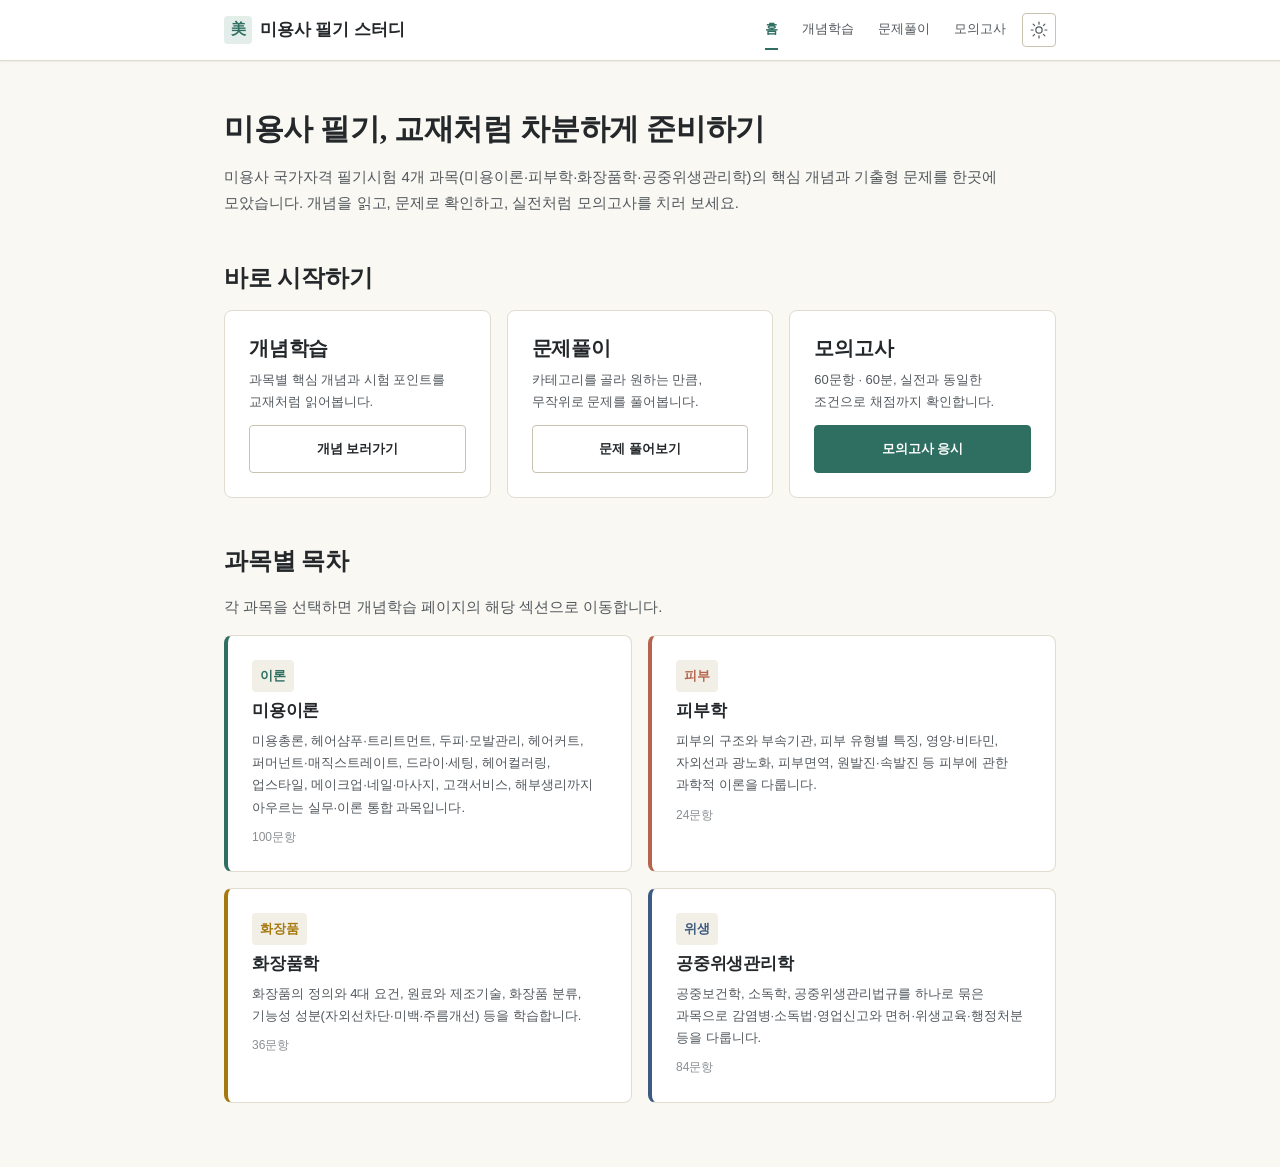
<file: index.html>
<!doctype html>
<html lang="ko">
<head>
  <meta charset="UTF-8" />
  <meta name="viewport" content="width=device-width, initial-scale=1" />
  <title>미용사 필기 스터디 — 홈</title>
  <meta name="description" content="미용사 국가자격 필기시험 대비: 미용이론, 피부학, 화장품학, 공중위생관리학 개념학습·문제풀이·모의고사를 한곳에서." />
  <link rel="stylesheet" href="css/style.css" />
</head>
<body>
  <a class="skip-link" href="#main-content">본문 바로가기</a>
  <header class="site-header">
    <div class="header-inner">
      <a class="brand" href="index.html" aria-label="미용사 필기 스터디 홈으로 이동">
        <span class="brand-mark" aria-hidden="true">美</span>
        <span class="brand-text">미용사 필기 스터디</span>
      </a>

      <button class="nav-toggle" id="navToggle" type="button" aria-expanded="false" aria-controls="primaryNav" aria-label="메뉴 열기">
        <span class="nav-toggle-bar"></span>
        <span class="nav-toggle-bar"></span>
        <span class="nav-toggle-bar"></span>
      </button>

      <nav class="main-nav" id="primaryNav" aria-label="주요 메뉴">
        <a href="index.html" data-nav="index" class="active">홈</a>
        <a href="study.html" data-nav="study">개념학습</a>
        <a href="quiz.html" data-nav="quiz">문제풀이</a>
        <a href="exam.html" data-nav="exam">모의고사</a>
      </nav>

      <button class="theme-toggle" id="themeToggle" type="button" aria-label="다크 모드 전환" aria-pressed="false">
        <svg class="icon icon-sun" viewBox="0 0 24 24" width="18" height="18" aria-hidden="true" focusable="false">
          <circle cx="12" cy="12" r="4.2" fill="none" stroke="currentColor" stroke-width="1.6"/>
          <g stroke="currentColor" stroke-width="1.6" stroke-linecap="round">
            <line x1="12" y1="1.5" x2="12" y2="4.2"/>
            <line x1="12" y1="19.8" x2="12" y2="22.5"/>
            <line x1="1.5" y1="12" x2="4.2" y2="12"/>
            <line x1="19.8" y1="12" x2="22.5" y2="12"/>
            <line x1="4.2" y1="4.2" x2="6.1" y2="6.1"/>
            <line x1="17.9" y1="17.9" x2="19.8" y2="19.8"/>
            <line x1="4.2" y1="19.8" x2="6.1" y2="17.9"/>
            <line x1="17.9" y1="6.1" x2="19.8" y2="4.2"/>
          </g>
        </svg>
        <svg class="icon icon-moon" viewBox="0 0 24 24" width="18" height="18" aria-hidden="true" focusable="false">
          <path d="M20.5 14.9A8.5 8.5 0 1 1 9.1 3.5a7 7 0 0 0 11.4 11.4Z" fill="none" stroke="currentColor" stroke-width="1.6" stroke-linejoin="round"/>
        </svg>
      </button>
    </div>
  </header>

  <main id="main-content" data-page="index">
    <section id="intro">
      <h1>미용사 필기, 교재처럼 차분하게 준비하기</h1>
      <p class="text-secondary">
        미용사 국가자격 필기시험 4개 과목(미용이론·피부학·화장품학·공중위생관리학)의 핵심 개념과
        기출형 문제를 한곳에 모았습니다. 개념을 읽고, 문제로 확인하고, 실전처럼 모의고사를 치러 보세요.
      </p>
    </section>

    <section id="quick-links" aria-labelledby="quick-links-title">
      <h2 id="quick-links-title">바로 시작하기</h2>
      <div class="card-grid card-grid-3">
        <a class="card nav-card" href="study.html">
          <h3>개념학습</h3>
          <p class="text-secondary">과목별 핵심 개념과 시험 포인트를 교재처럼 읽어봅니다.</p>
          <span class="btn btn-block">개념 보러가기</span>
        </a>
        <a class="card nav-card" href="quiz.html">
          <h3>문제풀이</h3>
          <p class="text-secondary">카테고리를 골라 원하는 만큼, 무작위로 문제를 풀어봅니다.</p>
          <span class="btn btn-block">문제 풀어보기</span>
        </a>
        <a class="card nav-card" href="exam.html">
          <h3>모의고사</h3>
          <p class="text-secondary">60문항 · 60분, 실전과 동일한 조건으로 채점까지 확인합니다.</p>
          <span class="btn btn-primary btn-block">모의고사 응시</span>
        </a>
      </div>
    </section>

    <section id="categories" aria-labelledby="categories-title">
      <h2 id="categories-title">과목별 목차</h2>
      <p class="text-secondary">
        각 과목을 선택하면 개념학습 페이지의 해당 섹션으로 이동합니다.
      </p>
      <div class="card-grid" id="categoryGrid">
        <a class="card category-card" data-cat="theory" href="study.html#theory">
          <span class="cat-initial" aria-hidden="true">이론</span>
          <h3>미용이론</h3>
          <p>
            미용총론, 헤어샴푸·트리트먼트, 두피·모발관리, 헤어커트, 퍼머넌트·매직스트레이트,
            드라이·세팅, 헤어컬러링, 업스타일, 메이크업·네일·마사지, 고객서비스, 해부생리까지
            아우르는 실무·이론 통합 과목입니다.
          </p>
          <span class="cat-meta" data-count-target="theory"></span>
        </a>
        <a class="card category-card" data-cat="skin" href="study.html#skin">
          <span class="cat-initial" aria-hidden="true">피부</span>
          <h3>피부학</h3>
          <p>
            피부의 구조와 부속기관, 피부 유형별 특징, 영양·비타민, 자외선과 광노화,
            피부면역, 원발진·속발진 등 피부에 관한 과학적 이론을 다룹니다.
          </p>
          <span class="cat-meta" data-count-target="skin"></span>
        </a>
        <a class="card category-card" data-cat="cosmetics" href="study.html#cosmetics">
          <span class="cat-initial" aria-hidden="true">화장품</span>
          <h3>화장품학</h3>
          <p>
            화장품의 정의와 4대 요건, 원료와 제조기술, 화장품 분류,
            기능성 성분(자외선차단·미백·주름개선) 등을 학습합니다.
          </p>
          <span class="cat-meta" data-count-target="cosmetics"></span>
        </a>
        <a class="card category-card" data-cat="hygiene" href="study.html#hygiene">
          <span class="cat-initial" aria-hidden="true">위생</span>
          <h3>공중위생관리학</h3>
          <p>
            공중보건학, 소독학, 공중위생관리법규를 하나로 묶은 과목으로
            감염병·소독법·영업신고와 면허·위생교육·행정처분 등을 다룹니다.
          </p>
          <span class="cat-meta" data-count-target="hygiene"></span>
        </a>
      </div>
    </section>
  </main>

  <script src="js/theme.js" defer></script>
  <script>
    // 진행 상황 힌트: 각 과목의 개념/문제 수를 백그라운드에서 채워 넣는다.
    // 데이터가 아직 없거나 fetch가 실패해도(예: file:// 로 직접 열람) 화면은 깨지지 않는다.
    (function () {
      "use strict";

      function setCounts(counts) {
        document.querySelectorAll("[data-count-target]").forEach(function (el) {
          var key = el.getAttribute("data-count-target");
          var c = counts[key];
          if (!c) return;
          var parts = [];
          if (c.concepts) parts.push(c.concepts + "개 개념");
          if (c.questions) parts.push(c.questions + "문항");
          el.textContent = parts.join(" · ");
        });
      }

      Promise.all([
        fetch("data/concepts.json").then(function (r) { return r.ok ? r.json() : null; }).catch(function () { return null; }),
        fetch("data/questions.json").then(function (r) { return r.ok ? r.json() : null; }).catch(function () { return null; })
      ]).then(function (results) {
        var conceptsData = results[0];
        var questionsData = results[1];
        var counts = {};

        if (conceptsData && Array.isArray(conceptsData.categories)) {
          conceptsData.categories.forEach(function (cat) {
            counts[cat.categoryKey] = counts[cat.categoryKey] || {};
            counts[cat.categoryKey].concepts = (cat.concepts || []).length;
          });
        }

        if (questionsData && Array.isArray(questionsData.questions)) {
          questionsData.questions.forEach(function (q) {
            counts[q.category] = counts[q.category] || {};
            counts[q.category].questions = (counts[q.category].questions || 0) + 1;
          });
        }

        setCounts(counts);
      });
    })();
  </script>
</body>
</html>
</file>
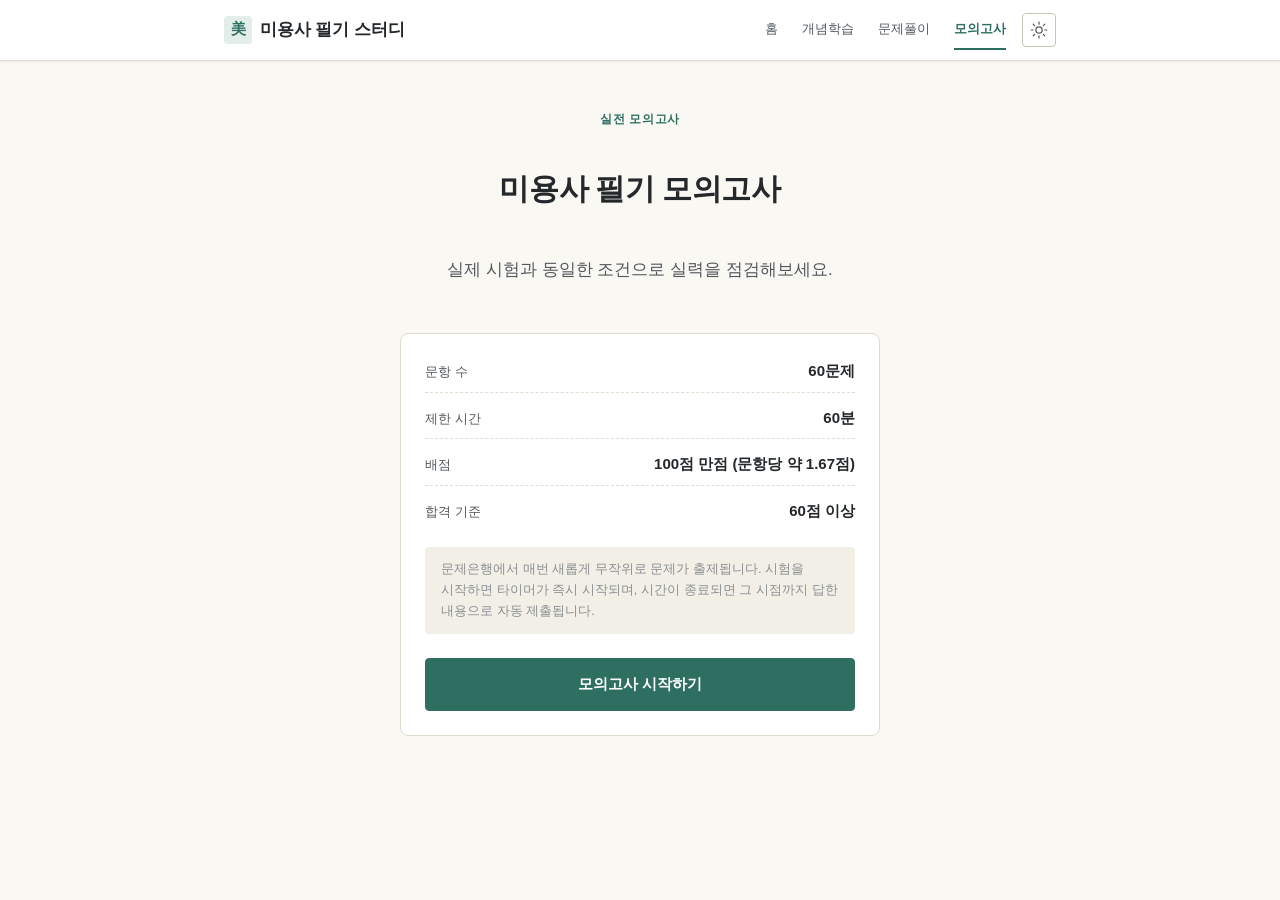
<file: exam.html>
<!DOCTYPE html>
<html lang="ko">
<head>
<meta charset="UTF-8">
<meta name="viewport" content="width=device-width, initial-scale=1.0">
<title>모의고사 | 미용사 필기 스터디</title>
<meta name="description" content="미용사 필기시험 실전 모의고사 - 60문제, 60분 제한시간, 100점 만점 자동 채점">
<link rel="stylesheet" href="css/style.css">
</head>
<body>
<a class="skip-link" href="#main-content">본문 바로가기</a>
<header class="site-header">
  <div class="header-inner">
    <a class="brand" href="index.html" aria-label="미용사 필기 스터디 홈으로 이동">
      <span class="brand-mark" aria-hidden="true">美</span>
      <span class="brand-text">미용사 필기 스터디</span>
    </a>

    <button class="nav-toggle" id="navToggle" type="button" aria-expanded="false" aria-controls="primaryNav" aria-label="메뉴 열기">
      <span class="nav-toggle-bar"></span>
      <span class="nav-toggle-bar"></span>
      <span class="nav-toggle-bar"></span>
    </button>

    <nav class="main-nav" id="primaryNav" aria-label="주요 메뉴">
      <a href="index.html" data-nav="index">홈</a>
      <a href="study.html" data-nav="study">개념학습</a>
      <a href="quiz.html" data-nav="quiz">문제풀이</a>
      <a href="exam.html" data-nav="exam" class="active" aria-current="page">모의고사</a>
    </nav>

    <button class="theme-toggle" id="themeToggle" type="button" aria-label="다크 모드 전환" aria-pressed="false">
      <svg class="icon icon-sun" viewBox="0 0 24 24" width="18" height="18" aria-hidden="true" focusable="false">
        <circle cx="12" cy="12" r="4.2" fill="none" stroke="currentColor" stroke-width="1.6"/>
        <g stroke="currentColor" stroke-width="1.6" stroke-linecap="round">
          <line x1="12" y1="1.5" x2="12" y2="4.2"/>
          <line x1="12" y1="19.8" x2="12" y2="22.5"/>
          <line x1="1.5" y1="12" x2="4.2" y2="12"/>
          <line x1="19.8" y1="12" x2="22.5" y2="12"/>
          <line x1="4.2" y1="4.2" x2="6.1" y2="6.1"/>
          <line x1="17.9" y1="17.9" x2="19.8" y2="19.8"/>
          <line x1="4.2" y1="19.8" x2="6.1" y2="17.9"/>
          <line x1="17.9" y1="6.1" x2="19.8" y2="4.2"/>
        </g>
      </svg>
      <svg class="icon icon-moon" viewBox="0 0 24 24" width="18" height="18" aria-hidden="true" focusable="false">
        <path d="M20.5 14.9A8.5 8.5 0 1 1 9.1 3.5a7 7 0 0 0 11.4 11.4Z" fill="none" stroke="currentColor" stroke-width="1.6" stroke-linejoin="round"/>
      </svg>
    </button>
  </div>
</header>

<main id="main-content" data-page="exam">

  <!-- ===================== 시작 화면 ===================== -->
  <section class="exam-screen exam-screen--intro" id="examIntro">
    <div class="page-container">
      <p class="eyebrow">실전 모의고사</p>
      <h1>미용사 필기 모의고사</h1>
      <p class="lead">실제 시험과 동일한 조건으로 실력을 점검해보세요.</p>

      <div class="card exam-info-card">
        <ul class="exam-info-list">
          <li>
            <span class="exam-info-label">문항 수</span>
            <span class="exam-info-value" id="introQuestionCount">60문제</span>
          </li>
          <li>
            <span class="exam-info-label">제한 시간</span>
            <span class="exam-info-value" id="introTimeLimit">60분</span>
          </li>
          <li>
            <span class="exam-info-label">배점</span>
            <span class="exam-info-value">100점 만점 (문항당 약 1.67점)</span>
          </li>
          <li>
            <span class="exam-info-label">합격 기준</span>
            <span class="exam-info-value">60점 이상</span>
          </li>
        </ul>

        <p class="exam-info-note">
          문제은행에서 매번 새롭게 무작위로 문제가 출제됩니다. 시험을 시작하면 타이머가 즉시 시작되며,
          시간이 종료되면 그 시점까지 답한 내용으로 자동 제출됩니다.
        </p>

        <div class="exam-info-note" id="introBankWarning" hidden></div>

        <button class="btn btn-primary btn-lg" id="startExamBtn" type="button">모의고사 시작하기</button>
      </div>
    </div>
  </section>

  <!-- ===================== 응시 화면 ===================== -->
  <section class="exam-screen exam-screen--running" id="examRunning" hidden>

    <div class="exam-timer-bar" id="examTimerBar" role="status" aria-live="polite">
      <div class="exam-timer-inner">
        <span class="exam-timer-label">남은 시간</span>
        <span class="exam-timer-value" id="examTimerValue">60:00</span>
        <span class="exam-progress-label">
          <span id="examAnsweredCount">0</span> / <span id="examTotalCount">60</span> 답변
        </span>
      </div>
    </div>

    <div class="page-container">

      <nav class="exam-question-nav" aria-label="문항 이동">
        <div class="exam-question-grid" id="examQuestionGrid"></div>
      </nav>

      <div class="card question-card" id="examQuestionCard">
        <div class="question-meta">
          <span class="badge" id="examCategoryBadge">미용이론</span>
          <span class="question-number"><span id="examCurrentNum">1</span> / <span id="examTotalNum">60</span></span>
        </div>
        <p class="question-text" id="examQuestionText"></p>

        <div class="option-list" id="examOptionList" role="group" aria-label="보기"></div>
      </div>

      <div class="exam-nav-buttons">
        <button class="btn" id="examPrevBtn" type="button">이전 문제</button>
        <button class="btn" id="examNextBtn" type="button">다음 문제</button>
        <button class="btn btn-primary" id="examSubmitBtn" type="button">답안 제출하기</button>
      </div>

      <p class="exam-submit-hint" id="examSubmitHint" hidden></p>
    </div>
  </section>

  <!-- ===================== 결과 화면 ===================== -->
  <section class="exam-screen exam-screen--result" id="examResult" hidden>
    <div class="page-container">

      <div class="result-banner" id="resultBanner">
        <p class="result-banner-status" id="resultStatus">합격</p>
        <p class="result-banner-score">
          <span id="resultScore">0</span><span class="result-banner-score-unit">점</span>
        </p>
        <p class="result-banner-detail" id="resultDetail">60문제 중 0문제 정답</p>
      </div>

      <div class="card exam-summary-card">
        <h2>과목별 정답률</h2>
        <ul class="exam-category-breakdown" id="resultCategoryBreakdown"></ul>
      </div>

      <div class="exam-review-section">
        <h2>오답 노트</h2>
        <p class="exam-review-empty" id="resultReviewEmpty" hidden>모든 문제를 맞혔습니다. 완벽합니다.</p>
        <div class="exam-review-list" id="resultReviewList"></div>
      </div>

      <div class="exam-result-actions">
        <button class="btn btn-primary" id="retryExamBtn" type="button">다시 응시하기</button>
        <a class="btn" href="study.html">개념학습으로 돌아가기</a>
      </div>
    </div>
  </section>

</main>

<script src="js/theme.js" defer></script>
<script src="js/exam.js" defer></script>
</body>
</html>
</file>
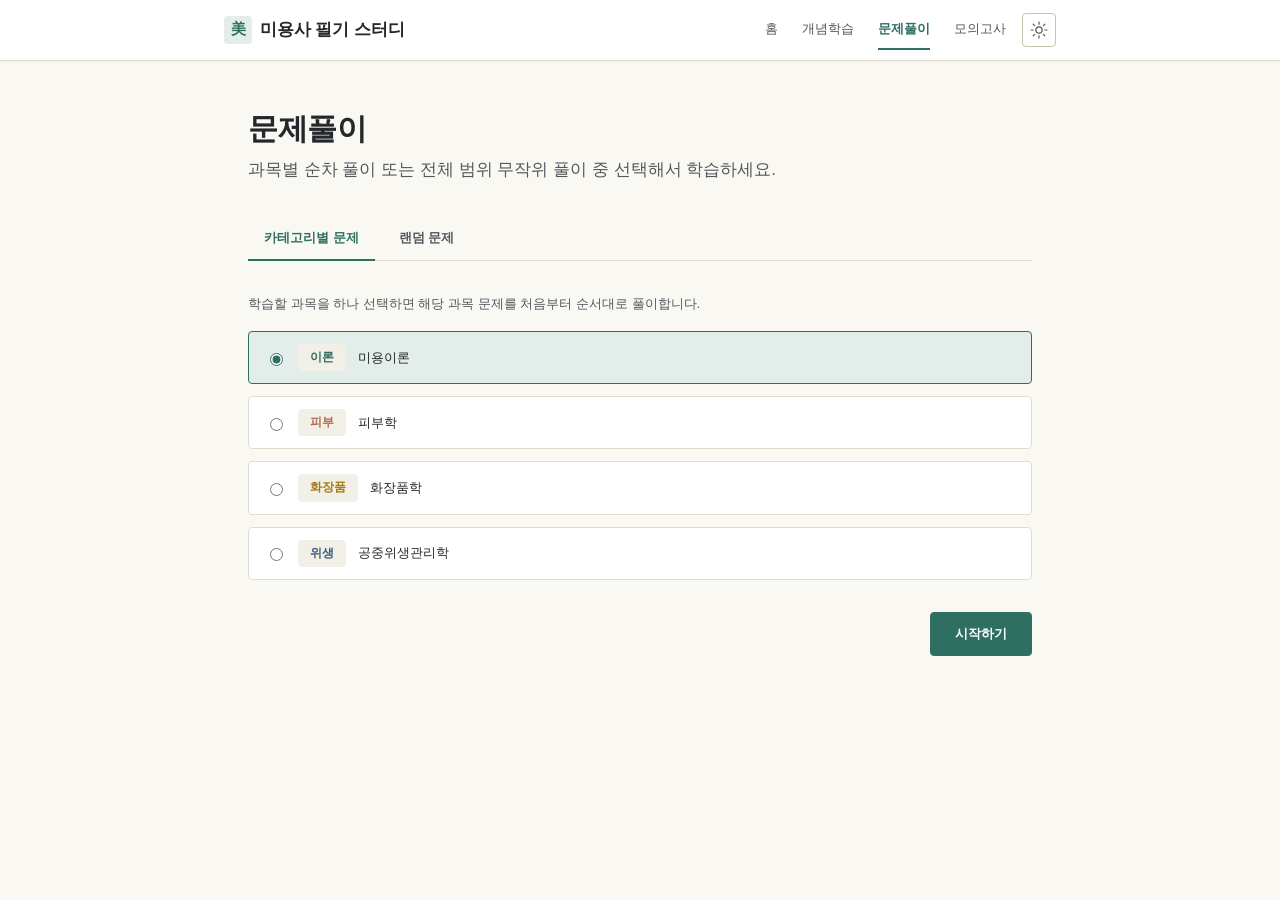
<file: quiz.html>
<!DOCTYPE html>
<html lang="ko">
<head>
<meta charset="UTF-8">
<meta name="viewport" content="width=device-width, initial-scale=1.0">
<title>문제풀이 | 미용사 필기 스터디</title>
<meta name="description" content="미용사 필기시험 대비 카테고리별·랜덤 문제풀이">
<link rel="stylesheet" href="css/style.css">
</head>
<body>
<a class="skip-link" href="#main-content">본문 바로가기</a>
<header class="site-header">
  <div class="header-inner">
    <a class="brand" href="index.html" aria-label="미용사 필기 스터디 홈으로 이동">
      <span class="brand-mark" aria-hidden="true">美</span>
      <span class="brand-text">미용사 필기 스터디</span>
    </a>

    <button class="nav-toggle" id="navToggle" type="button" aria-expanded="false" aria-controls="primaryNav" aria-label="메뉴 열기">
      <span class="nav-toggle-bar"></span>
      <span class="nav-toggle-bar"></span>
      <span class="nav-toggle-bar"></span>
    </button>

    <nav class="main-nav" id="primaryNav" aria-label="주요 메뉴">
      <a href="index.html" data-nav="index">홈</a>
      <a href="study.html" data-nav="study">개념학습</a>
      <a href="quiz.html" data-nav="quiz" class="active">문제풀이</a>
      <a href="exam.html" data-nav="exam">모의고사</a>
    </nav>

    <button class="theme-toggle" id="themeToggle" type="button" aria-label="다크 모드 전환" aria-pressed="false">
      <svg class="icon icon-sun" viewBox="0 0 24 24" width="18" height="18" aria-hidden="true" focusable="false">
        <circle cx="12" cy="12" r="4.2" fill="none" stroke="currentColor" stroke-width="1.6"/>
        <g stroke="currentColor" stroke-width="1.6" stroke-linecap="round">
          <line x1="12" y1="1.5" x2="12" y2="4.2"/>
          <line x1="12" y1="19.8" x2="12" y2="22.5"/>
          <line x1="1.5" y1="12" x2="4.2" y2="12"/>
          <line x1="19.8" y1="12" x2="22.5" y2="12"/>
          <line x1="4.2" y1="4.2" x2="6.1" y2="6.1"/>
          <line x1="17.9" y1="17.9" x2="19.8" y2="19.8"/>
          <line x1="4.2" y1="19.8" x2="6.1" y2="17.9"/>
          <line x1="17.9" y1="6.1" x2="19.8" y2="4.2"/>
        </g>
      </svg>
      <svg class="icon icon-moon" viewBox="0 0 24 24" width="18" height="18" aria-hidden="true" focusable="false">
        <path d="M20.5 14.9A8.5 8.5 0 1 1 9.1 3.5a7 7 0 0 0 11.4 11.4Z" fill="none" stroke="currentColor" stroke-width="1.6" stroke-linejoin="round"/>
      </svg>
    </button>
  </div>
</header>

<main id="main-content" data-page="quiz">
  <div class="container">
    <h1 class="page-title">문제풀이</h1>
    <p class="page-lead">과목별 순차 풀이 또는 전체 범위 무작위 풀이 중 선택해서 학습하세요.</p>

    <!-- 설정 화면 -->
    <section id="quizSetup" class="quiz-setup" aria-labelledby="quizSetupHeading">
      <h2 id="quizSetupHeading" class="visually-hidden">문제풀이 모드 선택</h2>

      <div class="setup-mode-tabs" role="tablist" aria-label="문제풀이 모드">
        <button type="button" class="mode-tab is-active" data-mode="category" role="tab" aria-selected="true" id="modeTabCategory" aria-controls="categoryPanel">카테고리별 문제</button>
        <button type="button" class="mode-tab" data-mode="random" role="tab" aria-selected="false" id="modeTabRandom" aria-controls="randomPanel">랜덤 문제</button>
      </div>

      <div class="setup-panel" id="categoryPanel" role="tabpanel" aria-labelledby="modeTabCategory">
        <p class="setup-desc">학습할 과목을 하나 선택하면 해당 과목 문제를 처음부터 순서대로 풀이합니다.</p>
        <div class="category-choice-list" id="categoryChoiceList">
          <label class="category-choice">
            <input type="radio" name="categorySingle" value="theory" checked>
            <span class="badge cat-badge cat-theory">이론</span>
            <span class="category-choice-name">미용이론</span>
          </label>
          <label class="category-choice">
            <input type="radio" name="categorySingle" value="skin">
            <span class="badge cat-badge cat-skin">피부</span>
            <span class="category-choice-name">피부학</span>
          </label>
          <label class="category-choice">
            <input type="radio" name="categorySingle" value="cosmetics">
            <span class="badge cat-badge cat-cosmetics">화장품</span>
            <span class="category-choice-name">화장품학</span>
          </label>
          <label class="category-choice">
            <input type="radio" name="categorySingle" value="hygiene">
            <span class="badge cat-badge cat-hygiene">위생</span>
            <span class="category-choice-name">공중위생관리학</span>
          </label>
        </div>
      </div>

      <div class="setup-panel" id="randomPanel" role="tabpanel" aria-labelledby="modeTabRandom" hidden>
        <p class="setup-desc">전체 문제은행에서 무작위로 출제합니다. 포함할 과목을 선택하세요(복수 선택 가능).</p>
        <div class="category-filter-list" id="categoryFilterList">
          <label class="category-filter">
            <input type="checkbox" value="theory" checked>
            <span class="badge cat-badge cat-theory">이론</span>
            <span class="category-choice-name">미용이론</span>
          </label>
          <label class="category-filter">
            <input type="checkbox" value="skin" checked>
            <span class="badge cat-badge cat-skin">피부</span>
            <span class="category-choice-name">피부학</span>
          </label>
          <label class="category-filter">
            <input type="checkbox" value="cosmetics" checked>
            <span class="badge cat-badge cat-cosmetics">화장품</span>
            <span class="category-choice-name">화장품학</span>
          </label>
          <label class="category-filter">
            <input type="checkbox" value="hygiene" checked>
            <span class="badge cat-badge cat-hygiene">위생</span>
            <span class="category-choice-name">공중위생관리학</span>
          </label>
        </div>
        <label class="shuffle-toggle">
          <input type="checkbox" id="shuffleToggle" checked>
          무작위 출제 (문제 순서·보기 순서 섞기)
        </label>
      </div>

      <p class="setup-error" id="setupError" role="alert" hidden></p>

      <div class="setup-actions">
        <button type="button" class="btn btn-primary" id="startQuizBtn">시작하기</button>
      </div>
    </section>

    <!-- 풀이 화면 -->
    <section id="quizPlay" class="quiz-play" hidden aria-labelledby="quizPlayHeading">
      <h2 id="quizPlayHeading" class="visually-hidden">문제 풀이 중</h2>

      <p class="quiz-filter-banner" id="quizFilterBanner" hidden></p>

      <div class="quiz-status-bar">
        <span class="quiz-progress" id="quizProgress">1 / 20</span>
        <span class="quiz-score">정답 <strong id="quizScore">0</strong>개</span>
        <button type="button" class="btn btn-ghost btn-sm" id="quitQuizBtn">그만하기</button>
      </div>

      <div class="progress-bar-track" aria-hidden="true">
        <div class="progress-bar-fill" id="progressBarFill"></div>
      </div>

      <div class="question-card" id="questionCard">
        <div class="question-meta">
          <span class="badge cat-badge" id="questionCatBadge"></span>
          <span class="question-number" id="questionNumber"></span>
        </div>
        <p class="question-text" id="questionText"></p>

        <div class="option-list" id="optionsList"></div>

        <div class="explanation-box" id="explanationBox" hidden>
          <p class="explanation-label">해설</p>
          <p class="explanation-text" id="explanationText"></p>
        </div>
      </div>

      <div class="quiz-nav-actions">
        <button type="button" class="btn btn-primary" id="nextQuestionBtn" disabled>다음 문제</button>
      </div>
    </section>

    <!-- 결과 화면 -->
    <section id="quizResult" class="quiz-result" hidden aria-labelledby="quizResultHeading">
      <h2 id="quizResultHeading">풀이 결과</h2>
      <p class="result-score" id="resultScoreText"></p>
      <div class="result-actions">
        <button type="button" class="btn btn-primary" id="retryQuizBtn">다시 풀기</button>
      </div>
    </section>
  </div>
</main>

<script src="js/theme.js" defer></script>
<script src="js/quiz.js" defer></script>
</body>
</html>
</file>
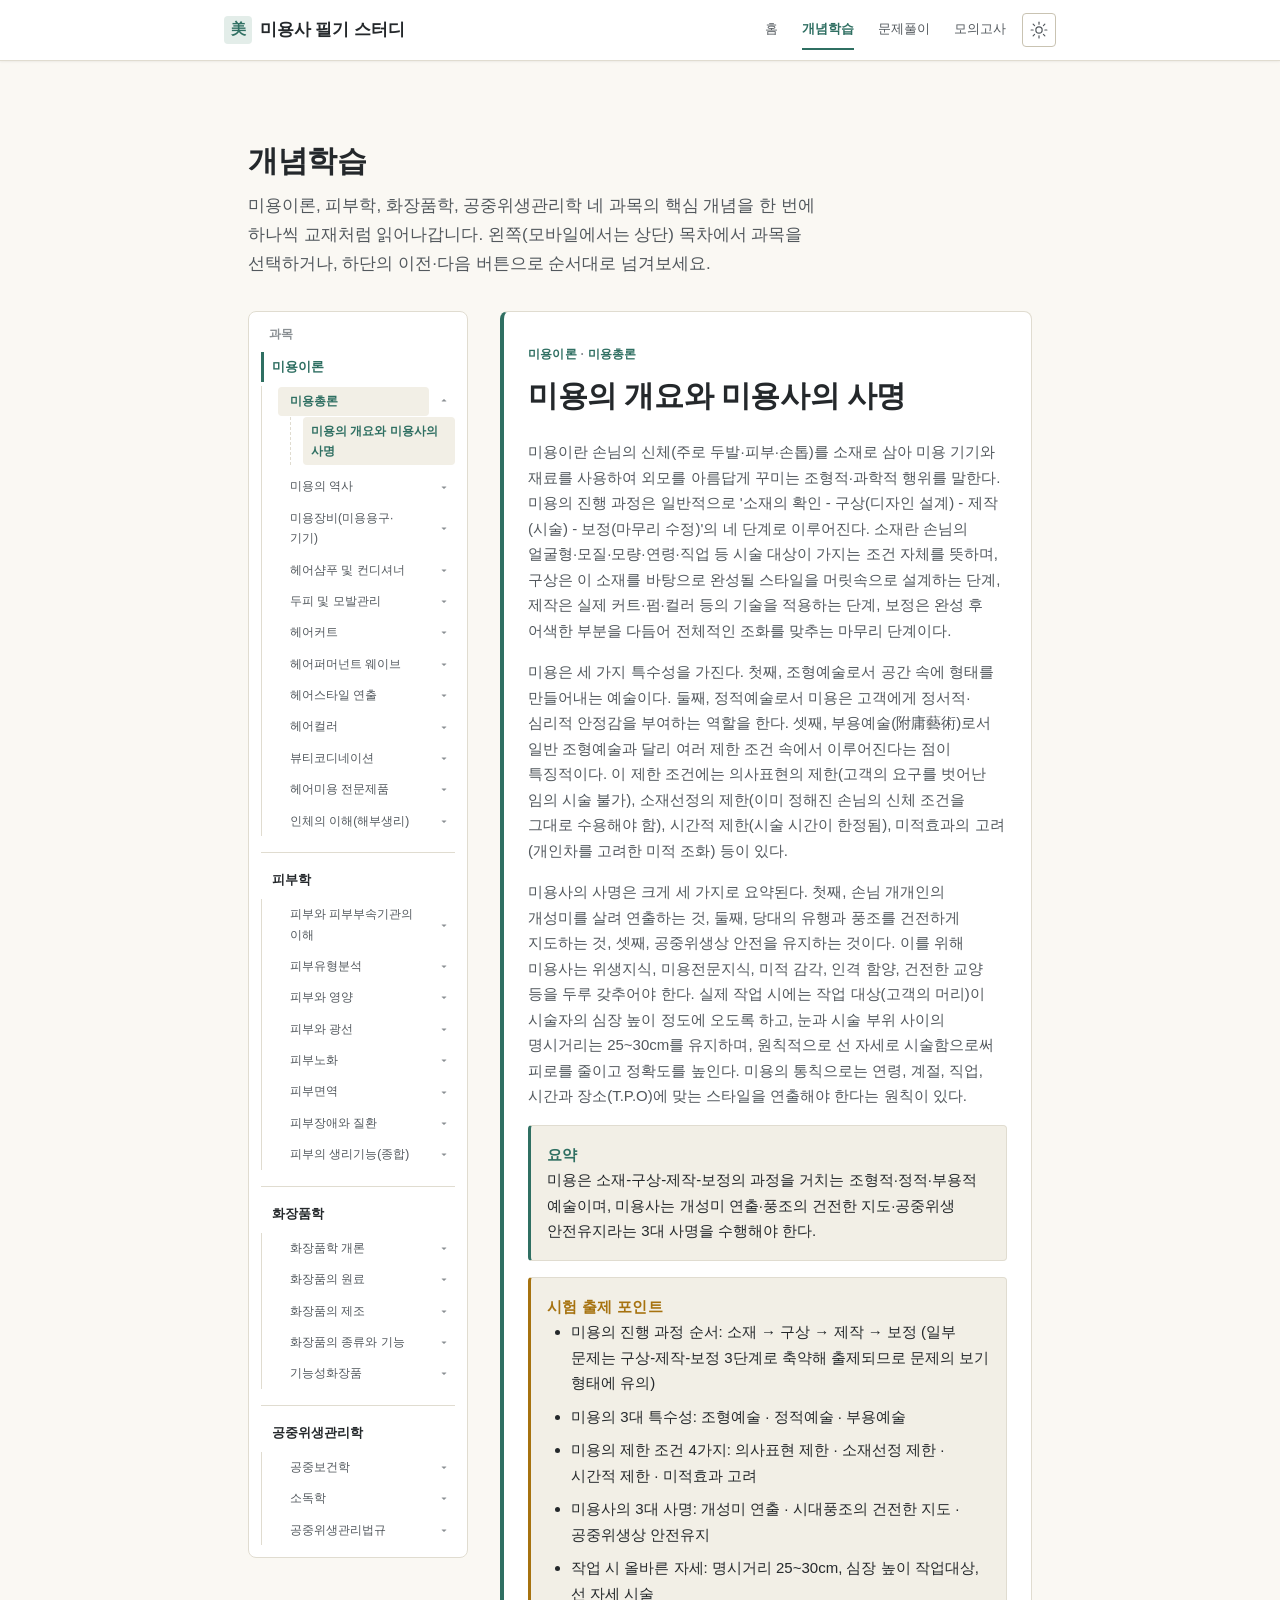
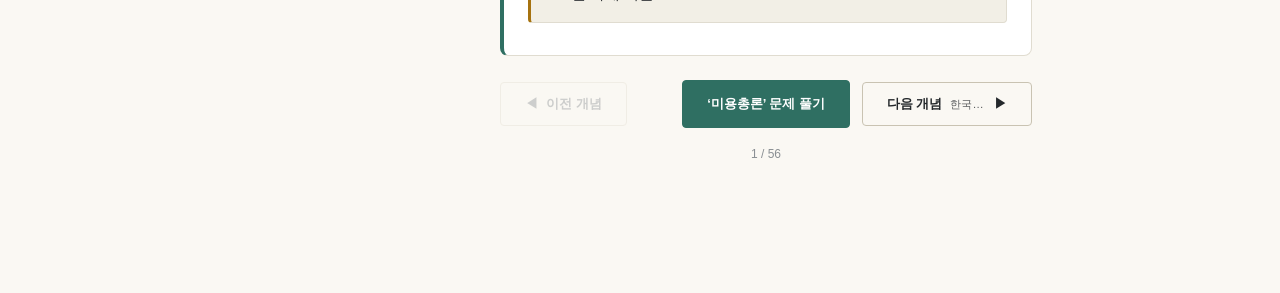
<file: study.html>
<!DOCTYPE html>
<html lang="ko">
<head>
<meta charset="UTF-8">
<meta name="viewport" content="width=device-width, initial-scale=1.0">
<title>개념학습 | 미용사 필기 스터디</title>
<meta name="description" content="미용이론, 피부학, 화장품학, 공중위생관리학 4개 과목의 핵심 개념을 교재처럼 정리했습니다.">
<link rel="stylesheet" href="css/style.css">
<style>
  /* study.html 전용 레이아웃 (css/style.css는 공용 파일이라 직접 수정하지 않고, 이 페이지에서만 쓰는 레이아웃/컴포넌트를 범위 지정해 추가) */
  .study-main {
    max-width: var(--max-width);
    margin: 0 auto;
    padding: var(--space-6) var(--space-5) var(--space-8);
  }
  @media (max-width: 640px) {
    .study-main {
      padding: var(--space-5) var(--space-4) var(--space-7);
    }
  }

  .study-intro h1 {
    font-family: var(--font-serif);
    font-size: var(--fs-2xl);
    line-height: 1.3;
    letter-spacing: -0.01em;
    color: var(--text);
    margin: 0 0 var(--space-3);
  }
  .study-intro p {
    font-family: var(--font-sans);
    font-size: var(--fs-md);
    line-height: 1.7;
    color: var(--text-secondary);
    margin: 0 0 var(--space-6);
    max-width: 62ch;
  }

  .study-layout {
    display: grid;
    grid-template-columns: 1fr;
    gap: var(--space-6);
  }

  /* 사이드 목차 */
  .study-toc {
    border: 1px solid var(--border);
    border-radius: var(--radius-md);
    background: var(--bg-elevated);
    padding: var(--space-3);
  }
  .study-toc-heading {
    font-family: var(--font-sans);
    font-size: var(--fs-xs);
    font-weight: 600;
    letter-spacing: 0.02em;
    color: var(--text-tertiary);
    text-transform: uppercase;
    margin: 0 0 var(--space-2);
    padding: 0 var(--space-2);
  }
  .study-toc-list {
    list-style: none;
    margin: 0;
    padding: 0;
    display: flex;
    flex-direction: column;
    gap: var(--space-1);
  }
  /* 대과목 항목 (라벨 + 중과목 리스트). 대과목 자체는 더 이상 스크롤 앵커가 아니라 그룹 라벨이다. */
  .study-toc-catitem + .study-toc-catitem {
    margin-top: var(--space-3);
    padding-top: var(--space-3);
    border-top: 1px solid var(--border);
  }
  .toc-cat-label {
    font-family: var(--font-sans);
    font-size: var(--fs-sm);
    font-weight: 700;
    color: var(--text);
    margin: 0 0 var(--space-1);
    padding: var(--space-1) var(--space-2);
    border-left: 3px solid transparent;
  }
  .toc-cat-label.is-current {
    border-left-color: var(--cat-color, var(--accent));
    color: var(--cat-color, var(--accent));
  }

  /* 중과목(대과목 하위) 목차 - 들여쓰기 + 작은 글씨의 서브 리스트 */
  .study-toc-sublist {
    list-style: none;
    margin: 2px 0 0;
    padding-left: var(--space-4);
    border-left: 1px solid var(--border);
    display: flex;
    flex-direction: column;
    gap: 1px;
  }
  .study-toc-subitem {
    padding: 1px 0;
  }
  .toc-sub-row {
    display: flex;
    align-items: center;
    gap: var(--space-1);
  }
  .toc-sublink {
    display: block;
    flex: 1;
    min-width: 0;
    font-family: var(--font-sans);
    font-size: var(--fs-xs);
    color: var(--text-secondary);
    text-decoration: none;
    padding: var(--space-1) var(--space-3);
    border-radius: var(--radius-sm);
  }
  .toc-sublink:hover {
    background: var(--bg-subtle);
    color: var(--accent);
  }
  .toc-sublink:focus-visible {
    outline: none;
    box-shadow: 0 0 0 2px var(--bg-elevated), 0 0 0 4px var(--accent);
  }
  .toc-sublink.is-current {
    color: var(--accent);
    background: var(--bg-subtle);
    font-weight: 600;
  }
  .toc-caret {
    flex-shrink: 0;
    width: 22px;
    height: 22px;
    display: inline-flex;
    align-items: center;
    justify-content: center;
    font-size: var(--fs-xs);
    line-height: 1;
    color: var(--text-tertiary);
    background: transparent;
    border: none;
    border-radius: var(--radius-sm);
    cursor: pointer;
    transition: transform 0.15s ease, color 0.15s ease;
  }
  .toc-caret:hover {
    color: var(--accent);
    background: var(--bg-subtle);
  }
  .toc-caret:focus-visible {
    outline: none;
    box-shadow: 0 0 0 2px var(--bg-elevated), 0 0 0 4px var(--accent);
  }
  .toc-caret[aria-expanded="true"] {
    transform: rotate(180deg);
  }

  /* 중과목 아래 개념 목록 - 캐럿으로 펼치고 접는다. 현재 중과목만 자동으로 펼쳐진 상태를 유지한다. */
  .toc-concept-list {
    list-style: none;
    margin: 1px 0 var(--space-1) var(--space-3);
    padding-left: var(--space-3);
    border-left: 1px dashed var(--border);
    display: flex;
    flex-direction: column;
    gap: 1px;
  }
  .toc-concept-list[hidden] {
    display: none;
  }
  .toc-concept-link {
    display: block;
    font-family: var(--font-sans);
    font-size: var(--fs-xs);
    color: var(--text-tertiary);
    text-decoration: none;
    padding: var(--space-1) var(--space-2);
    border-radius: var(--radius-sm);
  }
  .toc-concept-link:hover {
    background: var(--bg-subtle);
    color: var(--accent);
  }
  .toc-concept-link:focus-visible {
    outline: none;
    box-shadow: 0 0 0 2px var(--bg-elevated), 0 0 0 4px var(--accent);
  }
  .toc-concept-link.is-current {
    color: var(--accent);
    font-weight: 600;
    background: var(--bg-subtle);
  }

  @media (min-width: 641px) {
    .study-layout {
      grid-template-columns: 220px minmax(0, 1fr);
      align-items: start;
    }
    .study-toc {
      position: sticky;
      top: calc(var(--header-height) + var(--space-4));
    }
  }

  /* 본문 컨텐츠 - 한 번에 개념 하나만 보여주는 리더 */
  .study-content {
    min-width: 0;
  }
  .concept-reader {
    display: flex;
    flex-direction: column;
    gap: var(--space-5);
  }

  .concept {
    background: var(--bg-elevated);
    border: 1px solid var(--border);
    border-left: 4px solid var(--cat-color, var(--accent));
    border-radius: var(--radius-md);
    padding: var(--space-6) var(--space-5);
  }
  .reader-breadcrumb {
    font-family: var(--font-sans);
    font-size: var(--fs-xs);
    font-weight: 600;
    letter-spacing: 0.02em;
    text-transform: uppercase;
    color: var(--cat-color, var(--accent));
    margin: 0 0 var(--space-3);
  }
  .reader-breadcrumb-sep {
    color: var(--text-tertiary);
  }
  .concept-title.reader-title {
    font-family: var(--font-serif);
    font-size: var(--fs-2xl);
    line-height: 1.3;
    letter-spacing: -0.01em;
    color: var(--text);
    margin: 0 0 var(--space-5);
  }
  .concept-body {
    font-family: var(--font-sans);
    font-size: var(--fs-base);
    line-height: 1.7;
    color: var(--text);
  }
  .concept-body p {
    margin: 0 0 var(--space-4);
  }
  .concept-body p:last-child {
    margin-bottom: 0;
  }

  .concept-box {
    margin-top: var(--space-4);
    padding: var(--space-4);
    border-radius: var(--radius-sm);
    background: var(--bg-subtle);
    border: 1px solid var(--border);
    border-left: 3px solid var(--border-strong);
  }
  .concept-box-label {
    font-family: var(--font-sans);
    font-size: var(--fs-xs);
    font-weight: 700;
    letter-spacing: 0.02em;
    text-transform: uppercase;
    color: var(--text-secondary);
    margin: 0 0 var(--space-2);
  }
  .concept-box p {
    font-size: var(--fs-base);
    line-height: 1.7;
    color: var(--text);
    margin: 0;
  }
  .concept-summary {
    border-left-color: var(--accent);
  }
  .concept-summary .concept-box-label {
    color: var(--accent);
  }
  .concept-exam-points {
    border-left-color: var(--warning);
  }
  .concept-exam-points .concept-box-label {
    color: var(--warning);
  }
  .concept-exam-points ul {
    margin: 0;
    padding-left: var(--space-5);
    display: flex;
    flex-direction: column;
    gap: var(--space-2);
  }
  .concept-exam-points li {
    font-size: var(--fs-base);
    line-height: 1.7;
    color: var(--text);
  }

  /* 이전/다음 개념 이동 + 중과목 문제 풀기 (가운데 primary 버튼) */
  .reader-nav {
    display: grid;
    grid-template-columns: minmax(0, 1fr) auto minmax(0, 1fr);
    align-items: center;
    gap: var(--space-3);
  }
  .reader-nav-btn {
    max-width: 100%;
    white-space: nowrap;
  }
  .reader-prev {
    justify-self: start;
  }
  .reader-next {
    justify-self: end;
  }
  .reader-nav-btn .reader-nav-title {
    display: inline-block;
    min-width: 0;
    max-width: 14ch;
    overflow: hidden;
    text-overflow: ellipsis;
    white-space: nowrap;
    vertical-align: bottom;
    font-size: 0.7rem;
    font-weight: 400;
    opacity: 0.75;
  }
  .reader-nav-btn:disabled {
    opacity: 0.4;
    cursor: not-allowed;
    background: transparent;
    color: var(--text-tertiary);
    border-color: var(--border);
  }
  .reader-nav-btn:disabled:hover {
    color: var(--text-tertiary);
    border-color: var(--border);
  }
  .reader-quiz-btn {
    justify-self: center;
    text-align: center;
    white-space: normal;
  }
  .reader-position {
    margin: calc(var(--space-2) * -1) 0 0;
    font-family: var(--font-sans);
    font-size: var(--fs-xs);
    color: var(--text-tertiary);
    text-align: center;
  }

  @media (max-width: 640px) {
    .reader-nav {
      grid-template-columns: 1fr 1fr;
      grid-template-areas:
        "quiz quiz"
        "prev next";
    }
    .reader-quiz-btn {
      grid-area: quiz;
    }
    .reader-prev {
      grid-area: prev;
    }
    .reader-next {
      grid-area: next;
    }
    .reader-nav-btn .reader-nav-title {
      display: none;
    }
    /* 27개 중과목 전체가 항상 펼쳐지면 개념 영역을 밀어내므로, 모바일에서는
       목차를 적당한 높이로 제한하고 스크롤로 나머지를 보게 한다. */
    .study-toc {
      max-height: 45vh;
      overflow-y: auto;
    }
  }

  .study-empty,
  .study-error {
    font-size: var(--fs-base);
    color: var(--text-secondary);
    padding: var(--space-5);
    border: 1px dashed var(--border-strong);
    border-radius: var(--radius-md);
    text-align: center;
  }
  .study-error {
    color: var(--danger);
    border-color: var(--danger-border);
    background: var(--danger-bg);
  }
</style>
</head>
<body>
<a class="skip-link" href="#main-content">본문 바로가기</a>
<header class="site-header">
  <div class="header-inner">
    <a class="brand" href="index.html" aria-label="미용사 필기 스터디 홈으로 이동">
      <span class="brand-mark" aria-hidden="true">美</span>
      <span class="brand-text">미용사 필기 스터디</span>
    </a>

    <button class="nav-toggle" id="navToggle" type="button" aria-expanded="false" aria-controls="primaryNav" aria-label="메뉴 열기">
      <span class="nav-toggle-bar"></span>
      <span class="nav-toggle-bar"></span>
      <span class="nav-toggle-bar"></span>
    </button>

    <nav class="main-nav" id="primaryNav" aria-label="주요 메뉴">
      <a href="index.html" data-nav="index">홈</a>
      <a href="study.html" data-nav="study" class="active">개념학습</a>
      <a href="quiz.html" data-nav="quiz">문제풀이</a>
      <a href="exam.html" data-nav="exam">모의고사</a>
    </nav>

    <button class="theme-toggle" id="themeToggle" type="button" aria-label="다크 모드 전환" aria-pressed="false">
      <svg class="icon icon-sun" viewBox="0 0 24 24" width="18" height="18" aria-hidden="true" focusable="false">
        <circle cx="12" cy="12" r="4.2" fill="none" stroke="currentColor" stroke-width="1.6"/>
        <g stroke="currentColor" stroke-width="1.6" stroke-linecap="round">
          <line x1="12" y1="1.5" x2="12" y2="4.2"/>
          <line x1="12" y1="19.8" x2="12" y2="22.5"/>
          <line x1="1.5" y1="12" x2="4.2" y2="12"/>
          <line x1="19.8" y1="12" x2="22.5" y2="12"/>
          <line x1="4.2" y1="4.2" x2="6.1" y2="6.1"/>
          <line x1="17.9" y1="17.9" x2="19.8" y2="19.8"/>
          <line x1="4.2" y1="19.8" x2="6.1" y2="17.9"/>
          <line x1="17.9" y1="6.1" x2="19.8" y2="4.2"/>
        </g>
      </svg>
      <svg class="icon icon-moon" viewBox="0 0 24 24" width="18" height="18" aria-hidden="true" focusable="false">
        <path d="M20.5 14.9A8.5 8.5 0 1 1 9.1 3.5a7 7 0 0 0 11.4 11.4Z" fill="none" stroke="currentColor" stroke-width="1.6" stroke-linejoin="round"/>
      </svg>
    </button>
  </div>
</header>

<main id="main-content" data-page="study">
  <div class="study-main">
    <div class="study-intro">
      <h1>개념학습</h1>
      <p>미용이론, 피부학, 화장품학, 공중위생관리학 네 과목의 핵심 개념을 한 번에 하나씩 교재처럼 읽어나갑니다. 왼쪽(모바일에서는 상단) 목차에서 과목을 선택하거나, 하단의 이전·다음 버튼으로 순서대로 넘겨보세요.</p>
    </div>

    <div class="study-layout">
      <nav class="study-toc" aria-label="과목 목차">
        <p class="study-toc-heading">과목</p>
        <ul class="study-toc-list" id="studyToc">
          <li><span class="study-empty" style="border:none;padding:var(--space-2);">목차를 불러오는 중…</span></li>
        </ul>
      </nav>

      <div class="study-content" id="studyContent">
        <p class="study-empty">개념 데이터를 불러오는 중입니다…</p>
      </div>
    </div>
  </div>
</main>

<script src="js/theme.js" defer></script>
<script src="js/study.js" defer></script>
</body>
</html>
</file>
<file: css/style.css>
/* ==========================================================================
   미용사 필기 스터디 — 공통 스타일시트
   구조: 1) CSS 변수(라이트/다크) 2) 리셋/타이포그래피 3) 레이아웃
         4) 헤더/내비게이션 5) 버튼 6) 링크 7) 카드/배지 8) 문제풀이 공통 UI
         9) 퀴즈 화면 10) 모의고사 화면 11) 오답 노트 12) 유틸리티 13) 반응형
   ========================================================================== */

/* ---------------------------------------------------------------------- */
/* 1. CSS 변수                                                            */
/* ---------------------------------------------------------------------- */
:root {
  /* Base surfaces (paper / off-white, no pure white glare) */
  --bg: #faf8f3;
  --bg-elevated: #ffffff;
  --bg-subtle: #f2efe6;
  --bg-code: #efece2;
  --overlay: rgba(30, 26, 14, 0.45);

  /* Text */
  --text: #24282b;
  --text-secondary: #52585d;
  --text-tertiary: #8a8f93;
  --text-on-accent: #ffffff;

  /* Borders */
  --border: #e0dcd0;
  --border-strong: #c9c3b2;

  /* Brand / accent (muted pine, not purple gradient) */
  --accent: #2f6f62;
  --accent-hover: #24564c;
  --accent-soft: #e3ede9;
  --link: #2f6f62;

  /* Semantic states */
  --success: #2e7d4f;
  --success-bg: #e6f4ea;
  --success-border: #bfe0cb;
  --danger: #b3403a;
  --danger-bg: #fbeceb;
  --danger-border: #edc6c3;
  --warning: #a6720f;
  --warning-bg: #faf1de;
  --warning-border: #edd9ac;

  /* Category accent chips (used as left-border/badge on cards) */
  --cat-theory: #2f6f62;
  --cat-skin: #b5654f;
  --cat-cosmetics: #a6790f;
  --cat-hygiene: #3d5a80;

  /* Elevation kept minimal on purpose */
  --shadow-sm: 0 1px 2px rgba(30, 26, 14, 0.06);
  --shadow-md: 0 2px 10px rgba(30, 26, 14, 0.08);

  /* Shape */
  --radius-sm: 4px;
  --radius-md: 8px;
  --radius-lg: 14px;

  /* Type */
  --font-sans: -apple-system, BlinkMacSystemFont, "Segoe UI", "Apple SD Gothic Neo", "Pretendard", "Malgun Gothic", Roboto, Helvetica, Arial, sans-serif;
  --font-serif: "Noto Serif KR", "Nanum Myeongjo", Georgia, "Times New Roman", serif;

  /* Type scale */
  --fs-xs: 0.75rem;
  --fs-sm: 0.8125rem;
  --fs-base: 0.9375rem;
  --fs-md: 1.0625rem;
  --fs-lg: 1.25rem;
  --fs-xl: 1.5rem;
  --fs-2xl: 1.875rem;

  /* Layout tokens */
  --header-height: 60px;
  --max-width: 880px;

  /* Spacing scale */
  --space-1: 0.25rem;
  --space-2: 0.5rem;
  --space-3: 0.75rem;
  --space-4: 1rem;
  --space-5: 1.5rem;
  --space-6: 2rem;
  --space-7: 3rem;
  --space-8: 4rem;
}

:root[data-theme="dark"] {
  /* Base surfaces (dark navy/charcoal, not pure black) */
  --bg: #14181b;
  --bg-elevated: #1c2124;
  --bg-subtle: #20262a;
  --bg-code: #232a2e;
  --overlay: rgba(0, 0, 0, 0.55);

  /* Text */
  --text: #e8e6e0;
  --text-secondary: #b3b8bb;
  --text-tertiary: #7d8386;
  --text-on-accent: #0d1210;

  /* Borders */
  --border: #2c3236;
  --border-strong: #3d444a;

  /* Brand / accent */
  --accent: #6fb8a6;
  --accent-hover: #8ccab9;
  --accent-soft: #1f322d;
  --link: #6fb8a6;

  /* Semantic states */
  --success: #6fbf8b;
  --success-bg: #1c2e22;
  --success-border: #2d4a37;
  --danger: #e08b85;
  --danger-bg: #33201f;
  --danger-border: #4d302e;
  --warning: #e3b567;
  --warning-bg: #362b16;
  --warning-border: #55431f;

  /* Category accent chips */
  --cat-theory: #6fb8a6;
  --cat-skin: #d98f76;
  --cat-cosmetics: #e0b04f;
  --cat-hygiene: #7fa3c9;

  /* Elevation */
  --shadow-sm: 0 1px 2px rgba(0, 0, 0, 0.4);
  --shadow-md: 0 2px 10px rgba(0, 0, 0, 0.5);
}

/* ---------------------------------------------------------------------- */
/* 2. 리셋 / 타이포그래피                                                  */
/* ---------------------------------------------------------------------- */
*,
*::before,
*::after {
  box-sizing: border-box;
}

html {
  -webkit-text-size-adjust: 100%;
}

body {
  margin: 0;
  background: var(--bg);
  color: var(--text);
  font-family: var(--font-sans);
  font-size: var(--fs-base);
  line-height: 1.7;
  -webkit-font-smoothing: antialiased;
  text-rendering: optimizeLegibility;
  /* 한글 어절 단위 개행: '화장품'이 '화장'/'품'처럼 단어 중간에서 끊기지 않도록.
     너무 긴 토큰(URL 등)은 넘침 방지를 위해 break-word로만 예외 처리. */
  word-break: keep-all;
  overflow-wrap: break-word;
}

img,
svg {
  max-width: 100%;
  display: block;
}

h1, h2, h3, h4 {
  font-family: var(--font-serif);
  font-weight: 700;
  line-height: 1.3;
  letter-spacing: -0.01em;
  margin: 0 0 var(--space-4);
  color: var(--text);
}

h1 { font-size: var(--fs-2xl); }
h2 { font-size: var(--fs-xl); }
h3 { font-size: var(--fs-lg); }

p {
  margin: 0 0 var(--space-4);
  color: var(--text-secondary);
}

/* Numeric alignment: timers, scores, question numbers */
.tabular-num,
.timer,
.score-num,
.q-index,
.quiz-progress,
.quiz-score,
.question-number,
.exam-timer-value {
  font-variant-numeric: tabular-nums;
}

ul, ol {
  padding-left: 1.25em;
  color: var(--text-secondary);
}

button {
  font-family: inherit;
}

/* Focus visibility — never remove, style via box-shadow */
a:focus-visible,
button:focus-visible,
input:focus-visible,
[tabindex]:focus-visible {
  outline: 2px solid transparent;
  box-shadow: 0 0 0 3px var(--accent-soft), 0 0 0 1px var(--accent);
  border-radius: var(--radius-sm);
}

/* Skip link */
.skip-link {
  position: absolute;
  left: -999px;
  top: auto;
  z-index: 100;
  background: var(--accent);
  color: var(--text-on-accent);
  padding: var(--space-2) var(--space-4);
  border-radius: var(--radius-sm);
}

.skip-link:focus {
  left: var(--space-4);
  top: var(--space-4);
}

/* ---------------------------------------------------------------------- */
/* 3. 레이아웃                                                             */
/* ---------------------------------------------------------------------- */
.container {
  max-width: var(--max-width);
  margin: 0 auto;
  padding: 0 var(--space-5);
}

main {
  display: block;
  padding: var(--space-7) var(--space-5) var(--space-8);
  max-width: var(--max-width);
  margin: 0 auto;
}

section + section {
  margin-top: var(--space-7);
}

/* ---------------------------------------------------------------------- */
/* 4. 헤더 / 내비게이션                                                    */
/* ---------------------------------------------------------------------- */
.site-header {
  position: sticky;
  top: 0;
  z-index: 50;
  background: var(--bg-elevated);
  border-bottom: 1px solid var(--border);
  box-shadow: var(--shadow-sm);
}

.header-inner {
  max-width: var(--max-width);
  margin: 0 auto;
  height: var(--header-height);
  padding: 0 var(--space-5);
  display: flex;
  align-items: center;
  gap: var(--space-4);
}

.brand {
  display: inline-flex;
  align-items: center;
  gap: var(--space-2);
  font-family: var(--font-serif);
  font-weight: 700;
  font-size: var(--fs-md);
  color: var(--text);
  text-decoration: none;
  margin-right: auto;
}

.brand:hover {
  color: var(--accent);
}

.brand-mark {
  display: inline-flex;
  align-items: center;
  justify-content: center;
  width: 28px;
  height: 28px;
  border-radius: var(--radius-sm);
  background: var(--accent-soft);
  color: var(--accent);
  font-family: var(--font-serif);
  font-size: 15px;
  line-height: 1;
}

.main-nav {
  display: flex;
  align-items: center;
  gap: var(--space-5);
}

.main-nav a {
  font-size: var(--fs-sm);
  color: var(--text-secondary);
  text-decoration: none;
  padding: var(--space-2) 0;
  border-bottom: 2px solid transparent;
}

.main-nav a:hover {
  color: var(--accent);
}

.main-nav a.active {
  color: var(--accent);
  font-weight: 600;
  border-bottom-color: var(--accent);
}

.nav-toggle {
  display: none;
  flex-direction: column;
  justify-content: center;
  align-items: center;
  gap: 4px;
  width: 36px;
  height: 36px;
  background: transparent;
  border: 1px solid var(--border-strong);
  border-radius: var(--radius-sm);
  cursor: pointer;
}

.nav-toggle-bar {
  display: block;
  width: 16px;
  height: 2px;
  background: var(--text);
  border-radius: 1px;
}

.theme-toggle {
  display: inline-flex;
  align-items: center;
  justify-content: center;
  width: 34px;
  height: 34px;
  background: transparent;
  border: 1px solid var(--border-strong);
  border-radius: var(--radius-sm);
  color: var(--text-secondary);
  cursor: pointer;
  flex-shrink: 0;
}

.theme-toggle:hover {
  color: var(--accent);
  border-color: var(--accent);
}

/* Icon swap: pure CSS, no JS branching on paint */
:root:not([data-theme="dark"]) .icon-moon { display: none; }
[data-theme="dark"] .icon-sun { display: none; }

/* ---------------------------------------------------------------------- */
/* 5. 버튼                                                                 */
/* ---------------------------------------------------------------------- */
.btn {
  display: inline-flex;
  align-items: center;
  justify-content: center;
  gap: var(--space-2);
  font-family: var(--font-sans);
  font-size: var(--fs-sm);
  font-weight: 600;
  padding: var(--space-3) var(--space-5);
  border-radius: var(--radius-sm);
  border: 1px solid var(--border-strong);
  background: transparent;
  color: var(--text);
  text-decoration: none;
  cursor: pointer;
  transition: background-color 0.15s ease, border-color 0.15s ease, color 0.15s ease;
}

.btn:hover {
  border-color: var(--accent);
  color: var(--accent);
}

.btn-primary {
  background: var(--accent);
  color: var(--text-on-accent);
  border-color: var(--accent);
}

.btn-primary:hover {
  background: var(--accent-hover);
  border-color: var(--accent-hover);
  color: var(--text-on-accent);
}

.btn-block {
  width: 100%;
}

.btn-ghost {
  background: transparent;
  border-color: transparent;
  color: var(--text-secondary);
}

.btn-ghost:hover {
  background: var(--bg-subtle);
  border-color: var(--border);
  color: var(--text);
}

.btn-sm {
  padding: var(--space-2) var(--space-4);
  font-size: var(--fs-xs);
}

.btn-lg {
  padding: var(--space-4) var(--space-6);
  font-size: var(--fs-base);
}

/* ---------------------------------------------------------------------- */
/* 6. 링크                                                                 */
/* ---------------------------------------------------------------------- */
a {
  color: var(--link);
  text-decoration: underline;
  text-underline-offset: 2px;
  text-decoration-thickness: 1px;
}

a:hover {
  color: var(--accent-hover);
}

/* ---------------------------------------------------------------------- */
/* 7. 카드 / 배지                                                          */
/* ---------------------------------------------------------------------- */
.card {
  background: var(--bg-elevated);
  border: 1px solid var(--border);
  border-radius: var(--radius-md);
  padding: var(--space-5);
  box-shadow: none;
  transition: box-shadow 0.15s ease;
}

.card:hover {
  box-shadow: var(--shadow-sm);
}

.card-grid {
  display: grid;
  grid-template-columns: 1fr;
  gap: var(--space-4);
}

/* Category card: 4px left accent bar, no icons/emoji */
.category-card {
  display: flex;
  flex-direction: column;
  gap: var(--space-2);
  text-decoration: none;
  color: inherit;
  border-left-width: 4px;
  border-left-style: solid;
}

.category-card[data-cat="theory"] { border-left-color: var(--cat-theory); }
.category-card[data-cat="skin"] { border-left-color: var(--cat-skin); }
.category-card[data-cat="cosmetics"] { border-left-color: var(--cat-cosmetics); }
.category-card[data-cat="hygiene"] { border-left-color: var(--cat-hygiene); }

.category-card .cat-initial {
  display: inline-flex;
  align-items: center;
  justify-content: center;
  align-self: flex-start;
  min-width: 32px;
  height: 32px;
  padding: 0 var(--space-2);
  border-radius: var(--radius-sm);
  background: var(--bg-subtle);
  font-family: var(--font-serif);
  font-size: var(--fs-sm);
  font-weight: 700;
  color: var(--text-secondary);
  white-space: nowrap;
  flex-shrink: 0;
}

.category-card[data-cat="theory"] .cat-initial { color: var(--cat-theory); }
.category-card[data-cat="skin"] .cat-initial { color: var(--cat-skin); }
.category-card[data-cat="cosmetics"] .cat-initial { color: var(--cat-cosmetics); }
.category-card[data-cat="hygiene"] .cat-initial { color: var(--cat-hygiene); }

.category-card h3 {
  margin: 0;
  font-size: var(--fs-md);
}

.category-card p {
  margin: 0;
  font-size: var(--fs-sm);
  color: var(--text-secondary);
}

.category-card .cat-meta {
  font-size: var(--fs-xs);
  color: var(--text-tertiary);
}

/* Nav / hero cards (index -> study/quiz/exam) */
.nav-card {
  display: block;
  text-decoration: none;
  color: inherit;
}

.nav-card h3 {
  margin-bottom: var(--space-2);
}

.nav-card p {
  margin-bottom: var(--space-3);
  font-size: var(--fs-sm);
}

/* Badges */
.badge {
  display: inline-flex;
  align-items: center;
  font-size: var(--fs-xs);
  font-weight: 600;
  padding: var(--space-1) var(--space-3);
  border-radius: var(--radius-sm);
  background: var(--bg-subtle);
  color: var(--text-secondary);
  line-height: 1.6;
}

.badge-theory { color: var(--cat-theory); }
.badge-skin { color: var(--cat-skin); }
.badge-cosmetics { color: var(--cat-cosmetics); }
.badge-hygiene { color: var(--cat-hygiene); }

.cat-theory { color: var(--cat-theory); }
.cat-skin { color: var(--cat-skin); }
.cat-cosmetics { color: var(--cat-cosmetics); }
.cat-hygiene { color: var(--cat-hygiene); }

/* ---------------------------------------------------------------------- */
/* 8. 문제풀이 공통 UI (quiz.html / exam.html 공용 클래스)                  */
/* ---------------------------------------------------------------------- */
.question-card {
  display: flex;
  flex-direction: column;
  gap: var(--space-4);
}

.question-meta {
  display: flex;
  align-items: center;
  gap: var(--space-3);
}

.question-text {
  font-size: var(--fs-md);
  font-family: var(--font-sans);
  color: var(--text);
  margin: 0;
  line-height: 1.7;
}

.question-number {
  font-size: var(--fs-sm);
  font-weight: 600;
  color: var(--text-secondary);
}

.option-list {
  display: flex;
  flex-direction: column;
  gap: var(--space-3);
  list-style: none;
  padding: 0;
  margin: 0;
}

.option-btn {
  display: flex;
  align-items: center;
  gap: var(--space-3);
  width: 100%;
  text-align: left;
  font-size: var(--fs-base);
  padding: var(--space-3) var(--space-4);
  border: 1px solid var(--border);
  border-radius: var(--radius-sm);
  background: var(--bg-elevated);
  color: var(--text);
  cursor: pointer;
  transition: background-color 0.15s ease, border-color 0.15s ease;
}

.option-btn:hover {
  background: var(--bg-subtle);
}

.option-btn.is-selected {
  background: var(--accent-soft);
  border-color: var(--accent);
}

.option-btn.is-correct {
  background: var(--success-bg);
  border-color: var(--success-border);
  color: var(--text);
}

.option-btn.is-incorrect {
  background: var(--danger-bg);
  border-color: var(--danger-border);
  color: var(--text);
}

.option-mark,
.option-marker,
.option-result-icon {
  font-weight: 700;
  flex-shrink: 0;
}

.option-btn.is-correct .option-mark,
.option-btn.is-correct .option-marker,
.option-btn.is-correct .option-result-icon { color: var(--success); }
.option-btn.is-incorrect .option-mark,
.option-btn.is-incorrect .option-marker,
.option-btn.is-incorrect .option-result-icon { color: var(--danger); }

/* Result banner (pass/fail) */
.result-banner {
  display: flex;
  flex-direction: column;
  gap: var(--space-2);
  padding: var(--space-5);
  border-radius: var(--radius-md);
  border: 1px solid var(--border);
}

.result-banner.is-pass {
  background: var(--success-bg);
  border-color: var(--success-border);
  color: var(--success);
}

.result-banner.is-fail {
  background: var(--danger-bg);
  border-color: var(--danger-border);
  color: var(--danger);
}

/* ---------------------------------------------------------------------- */
/* 9. 퀴즈 화면 (quiz.html 전용)                                           */
/* ---------------------------------------------------------------------- */
.page-title {
  margin-bottom: var(--space-2);
}

.page-lead {
  font-size: var(--fs-md);
  color: var(--text-secondary);
  margin-bottom: var(--space-6);
}

.quiz-setup,
.quiz-play,
.quiz-result {
  display: flex;
  flex-direction: column;
  gap: var(--space-6);
}

.quiz-setup[hidden],
.quiz-play[hidden],
.quiz-result[hidden] {
  display: none;
}

/* 모드 탭 (카테고리별 / 랜덤) */
.setup-mode-tabs {
  display: flex;
  gap: var(--space-2);
  border-bottom: 1px solid var(--border);
}

.mode-tab {
  appearance: none;
  background: transparent;
  border: none;
  border-bottom: 2px solid transparent;
  margin-bottom: -1px;
  padding: var(--space-3) var(--space-4);
  font-family: var(--font-sans);
  font-size: var(--fs-sm);
  font-weight: 600;
  color: var(--text-secondary);
  cursor: pointer;
  transition: color 0.15s ease, border-color 0.15s ease;
}

.mode-tab:hover {
  color: var(--accent);
}

.mode-tab.is-active {
  color: var(--accent);
  border-bottom-color: var(--accent);
}

.setup-panel {
  display: flex;
  flex-direction: column;
  gap: var(--space-4);
}

.setup-panel[hidden] {
  display: none;
}

.setup-desc {
  margin: 0;
  font-size: var(--fs-sm);
  color: var(--text-secondary);
}

.category-choice-list,
.category-filter-list {
  display: flex;
  flex-direction: column;
  gap: var(--space-3);
}

.category-choice,
.category-filter {
  display: flex;
  align-items: center;
  gap: var(--space-3);
  padding: var(--space-3) var(--space-4);
  border: 1px solid var(--border);
  border-radius: var(--radius-sm);
  background: var(--bg-elevated);
  cursor: pointer;
  transition: background-color 0.15s ease, border-color 0.15s ease;
}

.category-choice:hover,
.category-filter:hover {
  background: var(--bg-subtle);
}

.category-choice:has(input:checked),
.category-filter:has(input:checked) {
  background: var(--accent-soft);
  border-color: var(--accent);
}

.category-choice input,
.category-filter input,
.shuffle-toggle input {
  accent-color: var(--accent);
  flex-shrink: 0;
}

.category-choice-name {
  flex: 1;
  font-size: var(--fs-sm);
  color: var(--text);
}

.shuffle-toggle {
  display: flex;
  align-items: center;
  gap: var(--space-2);
  margin-top: var(--space-1);
  font-size: var(--fs-sm);
  color: var(--text-secondary);
  cursor: pointer;
}

.setup-error {
  margin: 0;
  padding: var(--space-3) var(--space-4);
  border: 1px solid var(--danger-border);
  border-radius: var(--radius-sm);
  background: var(--danger-bg);
  font-size: var(--fs-sm);
  font-weight: 600;
  color: var(--danger);
}

.setup-actions {
  display: flex;
  justify-content: flex-end;
  gap: var(--space-3);
}

/* 중과목 필터 배너 (quiz.html?sub=<subCategoryKey>로 진입했을 때 표시) */
.quiz-filter-banner {
  margin: 0;
  padding: var(--space-2) var(--space-4);
  border-radius: var(--radius-sm);
  background: var(--accent-soft);
  color: var(--accent);
  font-size: var(--fs-sm);
  font-weight: 700;
}

.quiz-filter-banner[hidden] {
  display: none;
}

/* 풀이 화면 상단 진행 바 */
.quiz-status-bar {
  display: flex;
  align-items: center;
  justify-content: space-between;
  flex-wrap: wrap;
  gap: var(--space-3);
  font-size: var(--fs-sm);
  color: var(--text-secondary);
}

.quiz-progress {
  font-weight: 700;
  color: var(--text);
}

.quiz-score strong {
  color: var(--accent);
  font-weight: 700;
}

.progress-bar-track {
  height: var(--space-2);
  border-radius: var(--radius-md);
  background: var(--bg-subtle);
  overflow: hidden;
}

.progress-bar-fill {
  height: 100%;
  border-radius: inherit;
  background: var(--accent);
  transition: width 0.3s ease;
}

.explanation-box {
  padding: var(--space-4);
  border-left: 3px solid var(--accent);
  border-radius: var(--radius-sm);
  background: var(--bg-subtle);
}

.explanation-label {
  margin: 0 0 var(--space-1);
  font-size: var(--fs-xs);
  font-weight: 700;
  letter-spacing: 0.04em;
  text-transform: uppercase;
  color: var(--accent);
}

.explanation-text {
  margin: 0;
  font-size: var(--fs-sm);
  color: var(--text-secondary);
  line-height: 1.7;
}

.quiz-nav-actions {
  display: flex;
  justify-content: flex-end;
}

.result-score {
  margin: 0;
  font-size: var(--fs-lg);
  font-weight: 700;
  color: var(--text);
}

.result-actions {
  display: flex;
  gap: var(--space-3);
}

/* ---------------------------------------------------------------------- */
/* 10. 모의고사 화면 (exam.html 전용)                                      */
/* ---------------------------------------------------------------------- */
.exam-screen {
  display: block;
}

.exam-screen[hidden] {
  display: none;
}

.exam-screen--result,
.exam-screen--running {
  scroll-margin-top: var(--header-height);
}

.page-container {
  display: flex;
  flex-direction: column;
  gap: var(--space-6);
}

.exam-screen--intro .page-container {
  align-items: center;
  text-align: center;
}

.exam-screen--intro .exam-info-card {
  width: 100%;
  max-width: 480px;
  text-align: left;
}

.exam-screen--running .page-container {
  padding-top: var(--space-2);
}

.eyebrow {
  margin: 0 0 var(--space-2);
  font-size: var(--fs-xs);
  font-weight: 700;
  letter-spacing: 0.05em;
  text-transform: uppercase;
  color: var(--accent);
}

.lead {
  font-size: var(--fs-md);
  color: var(--text-secondary);
}

.exam-info-card {
  display: flex;
  flex-direction: column;
  gap: var(--space-5);
}

.exam-info-list {
  list-style: none;
  margin: 0;
  padding: 0;
  display: flex;
  flex-direction: column;
  gap: var(--space-3);
}

.exam-info-list li {
  display: flex;
  align-items: baseline;
  justify-content: space-between;
  gap: var(--space-3);
  padding-bottom: var(--space-2);
  border-bottom: 1px dashed var(--border);
}

.exam-info-list li:last-child {
  padding-bottom: 0;
  border-bottom: none;
}

.exam-info-label {
  font-size: var(--fs-sm);
  color: var(--text-secondary);
}

.exam-info-value {
  font-size: var(--fs-base);
  font-weight: 600;
  color: var(--text);
}

.exam-info-note {
  margin: 0;
  padding: var(--space-3) var(--space-4);
  border-radius: var(--radius-sm);
  background: var(--bg-subtle);
  font-size: var(--fs-sm);
  color: var(--text-tertiary);
  line-height: 1.6;
}

/* 상단 고정 타이머 바 (구 .timer-badge 를 실제 마크업에 맞게 개명) */
.exam-timer-bar {
  position: sticky;
  top: var(--header-height);
  z-index: 40;
  border-bottom: 1px solid var(--border);
  background: var(--bg-elevated);
  box-shadow: var(--shadow-sm);
}

.exam-timer-inner {
  max-width: var(--max-width);
  margin: 0 auto;
  padding: var(--space-3) var(--space-5);
  display: flex;
  align-items: center;
  gap: var(--space-4);
  font-size: var(--fs-sm);
  font-weight: 600;
  color: var(--text);
}

.exam-timer-label {
  color: var(--text-secondary);
  font-weight: 500;
}

.exam-timer-value {
  font-size: var(--fs-md);
  font-weight: 700;
  color: var(--text);
}

.exam-progress-label {
  margin-left: auto;
  font-size: var(--fs-sm);
  font-weight: 500;
  color: var(--text-secondary);
}

.exam-timer-bar.is-warning {
  background: var(--warning-bg);
  border-bottom-color: var(--warning-border);
}

.exam-timer-bar.is-warning .exam-timer-value {
  color: var(--warning);
}

.exam-timer-bar.is-danger {
  background: var(--danger-bg);
  border-bottom-color: var(--danger-border);
  animation: timer-pulse 1.6s ease-in-out infinite;
}

.exam-timer-bar.is-danger .exam-timer-value {
  color: var(--danger);
}

@keyframes timer-pulse {
  0%, 100% { opacity: 1; }
  50% { opacity: 0.85; }
}

@media (prefers-reduced-motion: reduce) {
  .exam-timer-bar.is-danger {
    animation: none;
  }
}

/* 문항 이동 그리드 */
.exam-question-nav {
  display: block;
}

.exam-question-grid {
  display: grid;
  grid-template-columns: repeat(auto-fill, minmax(calc(var(--space-6) + var(--space-1)), 1fr));
  gap: var(--space-2);
}

.exam-question-chip {
  width: 100%;
  aspect-ratio: 1;
  display: flex;
  align-items: center;
  justify-content: center;
  border: 1px solid var(--border-strong);
  border-radius: var(--radius-sm);
  background: var(--bg-elevated);
  font-size: var(--fs-xs);
  font-weight: 600;
  color: var(--text-secondary);
  cursor: pointer;
  transition: background-color 0.15s ease, border-color 0.15s ease, color 0.15s ease;
}

.exam-question-chip:hover {
  border-color: var(--accent);
  color: var(--accent);
}

.exam-question-chip.is-answered {
  background: var(--accent-soft);
  border-color: var(--accent);
  color: var(--accent);
}

.exam-question-chip.is-current {
  background: var(--accent);
  border-color: var(--accent);
  color: var(--text-on-accent);
  box-shadow: 0 0 0 2px var(--accent-soft);
}

.exam-nav-buttons {
  display: flex;
  align-items: center;
  flex-wrap: wrap;
  gap: var(--space-3);
}

.exam-nav-buttons .btn-primary {
  margin-left: auto;
}

.exam-submit-hint {
  margin: 0;
  font-size: var(--fs-sm);
  font-weight: 600;
  color: var(--warning);
}

.exam-summary-card {
  display: flex;
  flex-direction: column;
  gap: var(--space-4);
}

.exam-category-breakdown {
  list-style: none;
  margin: 0;
  padding: 0;
  display: flex;
  flex-direction: column;
  gap: var(--space-3);
}

.exam-category-breakdown-item {
  display: flex;
  align-items: center;
  justify-content: space-between;
  gap: var(--space-3);
  padding: var(--space-3) var(--space-4);
  border-radius: var(--radius-sm);
  background: var(--bg-subtle);
  font-size: var(--fs-sm);
  color: var(--text);
}

/* 결과 배너 세부 요소 (부모 .result-banner.is-pass/is-fail 은 8번 참고) */
.result-banner-status {
  margin: 0;
  font-size: var(--fs-xl);
  font-weight: 700;
}

.result-banner-score {
  margin: 0;
  display: flex;
  align-items: baseline;
  gap: var(--space-1);
  font-size: var(--fs-2xl);
  font-weight: 800;
}

.result-banner-score-unit {
  font-size: var(--fs-md);
  font-weight: 600;
  opacity: 0.85;
}

.result-banner-detail {
  margin: 0;
  font-size: var(--fs-sm);
  color: var(--text-secondary);
}

.exam-summary-card,
.exam-review-section {
  scroll-margin-top: var(--header-height);
}

.exam-review-section {
  display: flex;
  flex-direction: column;
  gap: var(--space-4);
}

.exam-review-empty {
  margin: 0;
  padding: var(--space-4);
  border-radius: var(--radius-sm);
  background: var(--bg-subtle);
  font-size: var(--fs-sm);
  color: var(--text-secondary);
  text-align: center;
}

.exam-review-list {
  display: flex;
  flex-direction: column;
  gap: var(--space-3);
}

.exam-result-actions {
  display: flex;
  flex-wrap: wrap;
  gap: var(--space-3);
}

/* ---------------------------------------------------------------------- */
/* 11. 오답 노트 (review-item, 구 아코디언 대체)                           */
/* ---------------------------------------------------------------------- */
.review-item {
  border: 1px solid var(--border);
  border-radius: var(--radius-sm);
  overflow: hidden;
  background: var(--bg-elevated);
}

.review-item-summary {
  display: flex;
  align-items: center;
  flex-wrap: wrap;
  gap: var(--space-2);
  padding: var(--space-3) var(--space-4);
  font-size: var(--fs-sm);
  font-weight: 600;
  color: var(--text);
  cursor: pointer;
  list-style: none;
  transition: background-color 0.15s ease;
}

.review-item-summary::-webkit-details-marker {
  display: none;
}

.review-item-summary::marker {
  content: "";
}

.review-item-summary:hover {
  background: var(--bg-subtle);
}

.review-item-summary::after {
  content: "";
  width: var(--space-2);
  height: var(--space-2);
  margin-left: auto;
  flex-shrink: 0;
  border-right: 2px solid var(--text-tertiary);
  border-bottom: 2px solid var(--text-tertiary);
  transform: rotate(45deg);
  transition: transform 0.2s ease;
}

.review-item[open] .review-item-summary::after {
  transform: rotate(-135deg);
}

.review-item-question-num {
  flex-shrink: 0;
  font-weight: 700;
  color: var(--text-tertiary);
}

.review-item-question-text {
  flex: 1 1 200px;
  font-weight: 500;
  color: var(--text);
}

.review-item-body {
  padding: var(--space-4);
  border-top: 1px solid var(--border);
  background: var(--bg-subtle);
  display: flex;
  flex-direction: column;
  gap: var(--space-2);
}

.review-item-answer {
  margin: 0;
  font-size: var(--fs-sm);
  font-weight: 600;
}

.review-item-answer--wrong {
  color: var(--danger);
}

.review-item-answer--correct {
  color: var(--success);
}

.review-item-explanation {
  margin: 0;
  padding-top: var(--space-2);
  border-top: 1px dashed var(--border);
  font-size: var(--fs-sm);
  color: var(--text-secondary);
  line-height: 1.7;
}

/* ---------------------------------------------------------------------- */
/* 12. 유틸리티                                                            */
/* ---------------------------------------------------------------------- */
.text-secondary { color: var(--text-secondary); }
.text-center { text-align: center; }
.mt-0 { margin-top: 0; }
.mb-0 { margin-bottom: 0; }
.visually-hidden {
  position: absolute;
  width: 1px;
  height: 1px;
  overflow: hidden;
  clip: rect(0 0 0 0);
  white-space: nowrap;
}

/* ---------------------------------------------------------------------- */
/* 13. 반응형                                                              */
/* ---------------------------------------------------------------------- */

/* Tablet: 2-column card grid */
@media (min-width: 641px) {
  .card-grid {
    grid-template-columns: repeat(2, 1fr);
  }
}

/* Desktop: up to 3-column card grid */
@media (min-width: 1025px) {
  .card-grid.card-grid-3 {
    grid-template-columns: repeat(3, 1fr);
  }
}

/* Mobile: hamburger nav, single column */
@media (max-width: 640px) {
  main {
    padding: var(--space-6) var(--space-4) var(--space-7);
  }

  .header-inner {
    padding: 0 var(--space-4);
  }

  .nav-toggle {
    display: inline-flex;
  }

  .main-nav {
    position: absolute;
    top: var(--header-height);
    left: 0;
    right: 0;
    flex-direction: column;
    align-items: stretch;
    gap: 0;
    background: var(--bg-elevated);
    border-bottom: 1px solid var(--border);
    box-shadow: var(--shadow-sm);
    display: none;
  }

  .main-nav.is-open {
    display: flex;
  }

  .main-nav a {
    padding: var(--space-4) var(--space-5);
    border-bottom: 1px solid var(--border);
  }

  .main-nav a.active {
    background: var(--bg-subtle);
    border-bottom: 1px solid var(--border);
  }

  .quiz-status-bar {
    flex-direction: column;
    align-items: flex-start;
  }

  .exam-timer-inner {
    flex-wrap: wrap;
    gap: var(--space-2);
  }

  .exam-progress-label {
    margin-left: 0;
    width: 100%;
  }

  .exam-question-grid {
    grid-template-columns: repeat(auto-fill, minmax(var(--space-6), 1fr));
    gap: var(--space-1);
  }

  .exam-nav-buttons {
    flex-direction: column;
    align-items: stretch;
  }

  .exam-nav-buttons .btn-primary {
    margin-left: 0;
  }

  .exam-result-actions {
    flex-direction: column;
    align-items: stretch;
  }
}
</file>
